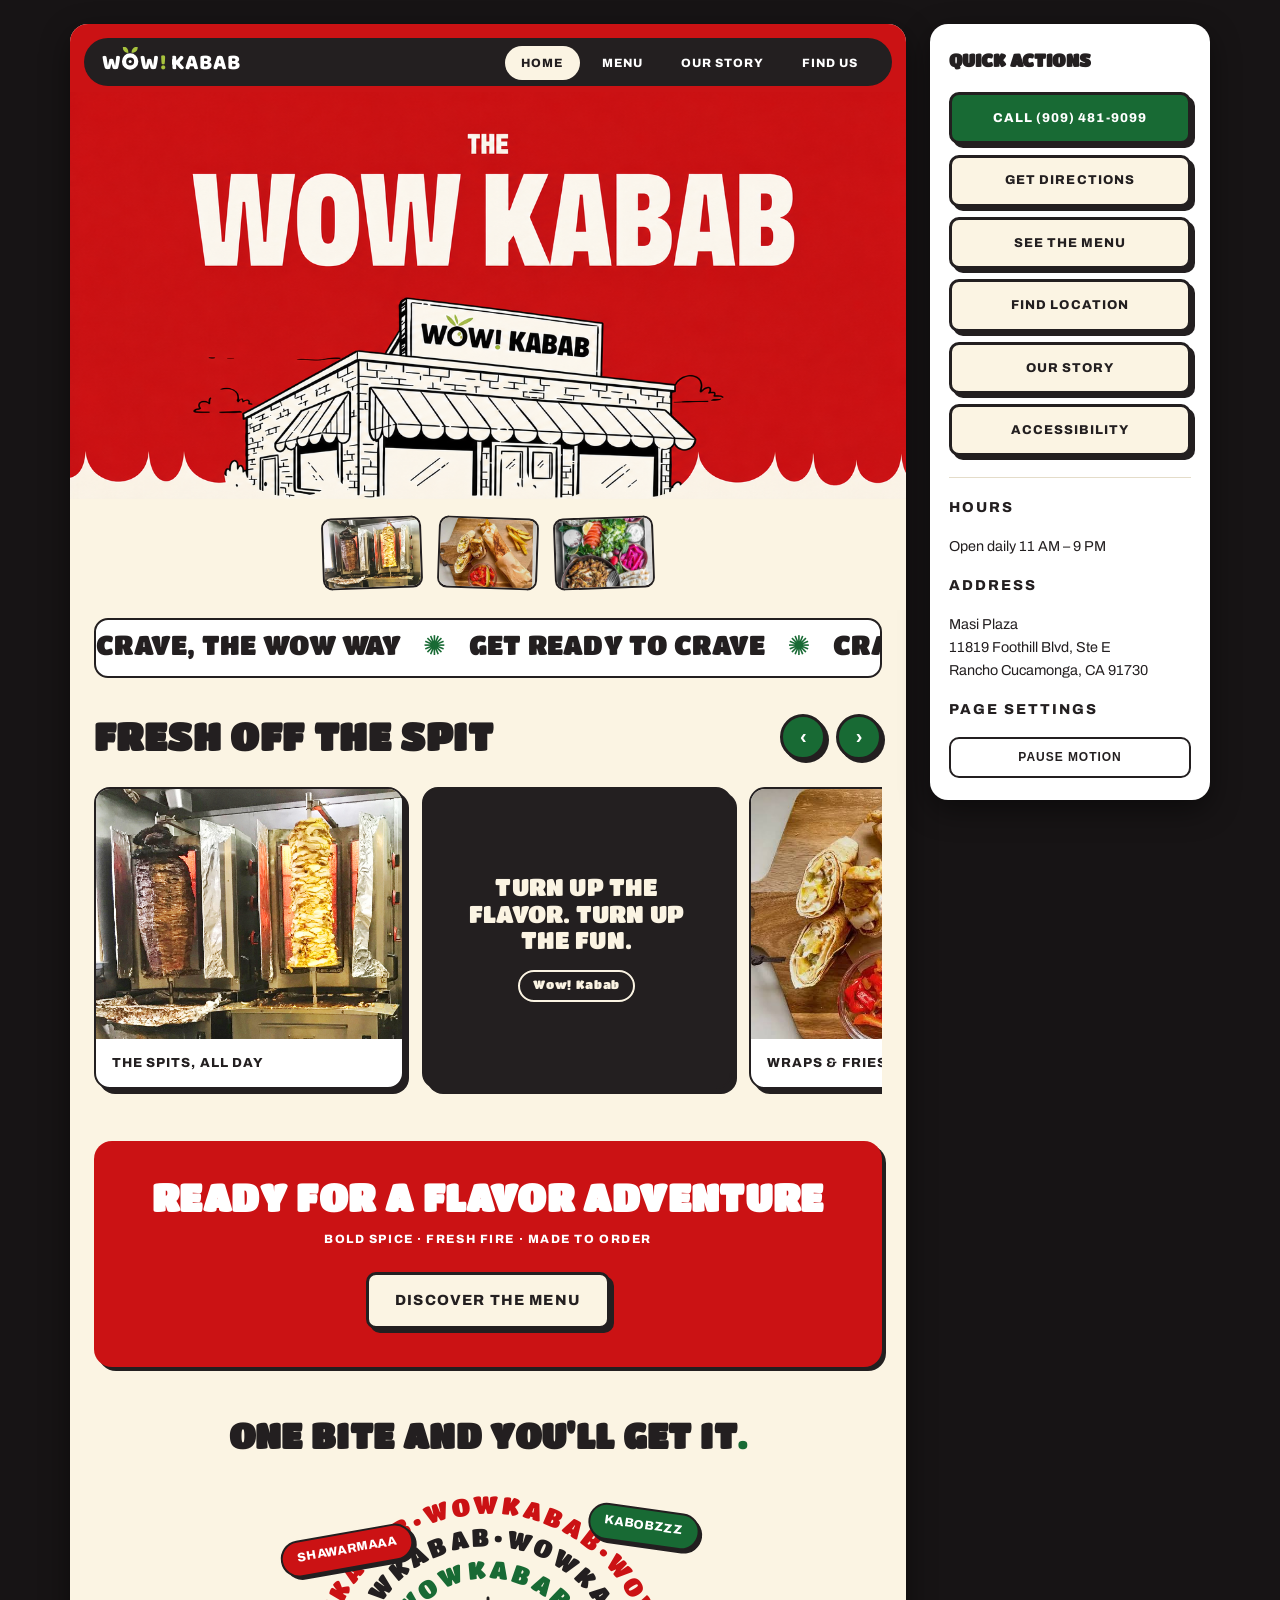
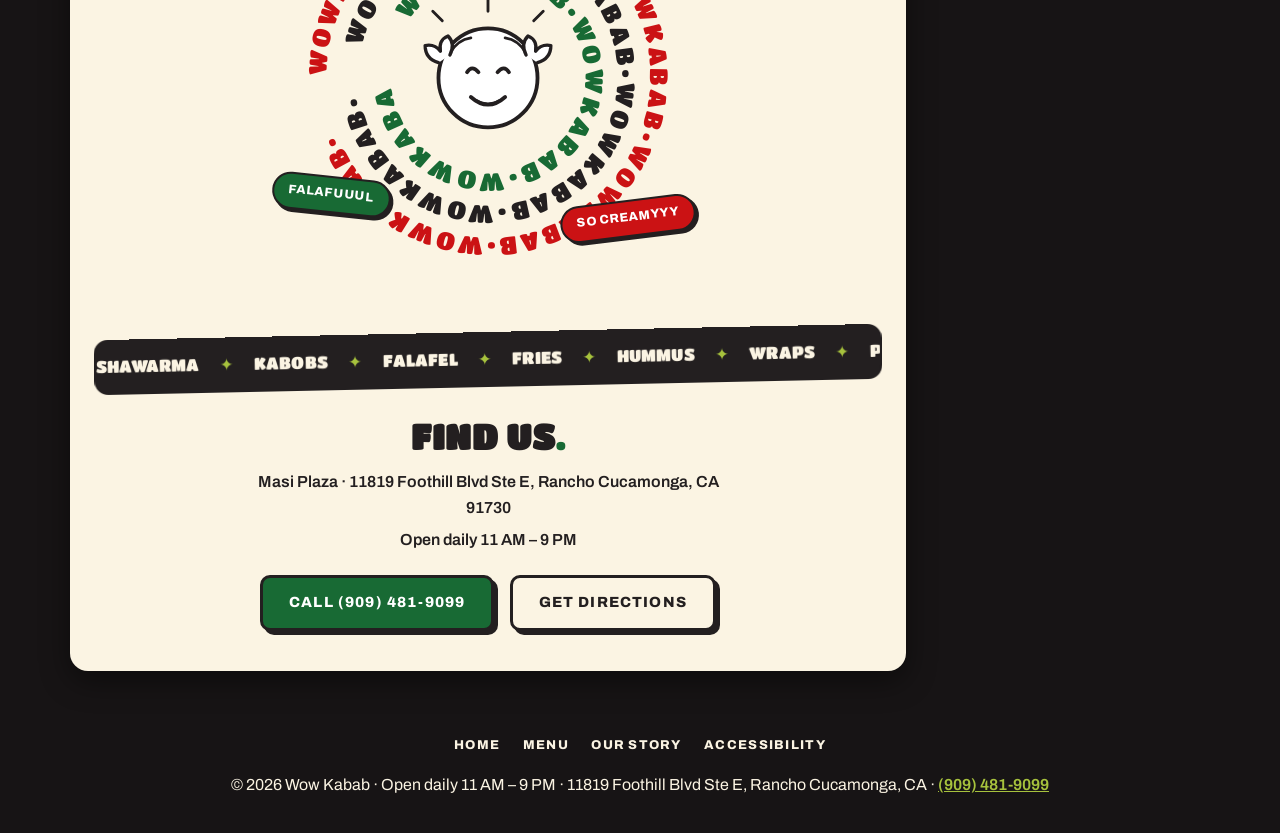
<file: index.html>
<!DOCTYPE html>
<html lang="en">
<head>
<meta charset="UTF-8">
<meta name="viewport" content="width=device-width, initial-scale=1.0">
<title>Wow Kabab — Shawarma, Kabobs &amp; Falafel in Rancho Cucamonga</title>
<meta name="description" content="Beef shawarma, kabobs, falafel and Mediterranean fare in Masi Plaza, Rancho Cucamonga. Open daily 11 AM – 9 PM. Call (909) 481-9099.">
<link rel="preconnect" href="https://fonts.googleapis.com">
<link rel="preconnect" href="https://fonts.gstatic.com" crossorigin>
<link href="https://fonts.googleapis.com/css2?family=Titan+One&family=Baloo+2:wght@800&family=Archivo:wght@400;600;800&display=swap" rel="stylesheet">
<style>
:root{
  --bg:#171415;          /* black page frame */
  --panel:#FBF4E3;       /* cream column panels */
  --ink:#231F20;
  --line-dark:#3A3536;
  --line-light:#E4DCC9;
  --red:#CB1214;
  --red-deep:#A00E10;
  --green:#186A34;
  --green-deep:#0F4D24;
  --lime:#A7C23D;        /* dark surfaces only */
  --white:#FFFFFF;
}
*{margin:0;padding:0;box-sizing:border-box}
html{scroll-behavior:smooth;scroll-padding-top:2rem}
body{font-family:'Archivo',system-ui,sans-serif;background:var(--bg);color:var(--ink);line-height:1.6;overflow-x:clip}
@media (prefers-reduced-motion: reduce){
  html{scroll-behavior:auto}
  *,*::before,*::after{animation:none !important;transition:none !important}
}
body.motion-paused *{animation-play-state:paused !important}

/* dual-ring focus: ink ring shows on cream, lime halo shows on black */
:focus-visible{outline:3px solid var(--ink);outline-offset:2px;box-shadow:0 0 0 6px var(--lime);border-radius:4px}

.skip-link{position:absolute;left:-9999px;top:0;z-index:100;background:var(--panel);color:var(--ink);padding:.75rem 1.25rem;font-weight:800}
.skip-link:focus{left:0}
.sr-only{position:absolute;width:1px;height:1px;padding:0;margin:-1px;overflow:hidden;clip:rect(0 0 0 0);white-space:nowrap;border:0}

.chunk{font-family:'Titan One',system-ui,sans-serif;text-transform:uppercase;line-height:.95;letter-spacing:.01em}

/* ---------- buttons ---------- */
.btn{
  display:inline-block;font-weight:800;text-transform:uppercase;letter-spacing:.08em;
  font-size:.92rem;padding:.85rem 1.6rem;border-radius:10px;text-decoration:none;cursor:pointer;
  border:3px solid var(--ink);box-shadow:4px 4px 0 var(--ink);text-align:center;
}
.btn:active{transform:translate(2px,2px);box-shadow:2px 2px 0 var(--ink)}
.btn-red{background:var(--red);color:var(--white)}
.btn-red:hover{background:var(--red-deep)}
.btn-green{background:var(--green);color:var(--white)}
.btn-green:hover{background:var(--green-deep)}
.btn-cream{background:var(--panel);color:var(--ink)}
.btn-cream:hover{background:var(--white)}

/* ---------- shell: rail first in DOM, right visually; art column widened ---------- */
.shell{max-width:1180px;margin:0 auto;padding:1.25rem 1.25rem 0;display:grid;grid-template-columns:1fr;gap:1.25rem}
@media (min-width:1000px){
  .shell{grid-template-columns:minmax(0,1fr) 280px;align-items:start;gap:1.5rem;padding-top:1.5rem}
  .rail{grid-column:2;grid-row:1}
  .art-col{grid-column:1;grid-row:1}
}

/* ---------- WHITE functional rail ---------- */
.rail{display:none}
@media (min-width:1000px){
  .rail{
    display:block;position:sticky;top:1.25rem;
    max-height:calc(100vh - 2.5rem);overflow-y:auto;
    background:var(--white);color:var(--ink);
    border-radius:18px;padding:1.4rem 1.2rem;
    box-shadow:0 10px 30px rgba(0,0,0,.45);
  }
}
.rail h2{font-family:'Titan One',sans-serif;text-transform:uppercase;font-size:1.1rem;margin-bottom:1.1rem;color:var(--ink)}
.rail .btn{display:block;width:100%;margin-bottom:.65rem;font-size:.8rem;padding:.8rem 1rem}
.rail-info{margin-top:1.3rem;border-top:1.5px solid var(--line-light);padding-top:1.1rem}
.rail-label{font-size:.7rem;font-weight:800;text-transform:uppercase;letter-spacing:.14em;color:var(--red);margin-bottom:.35rem}
.rail-info p, .rail-info address{font-style:normal;font-size:.9rem;color:var(--ink);margin-bottom:1rem}
.pause-motion-btn{
  width:100%;background:var(--white);color:var(--ink);border:2px solid var(--ink);border-radius:10px;
  font-weight:800;font-size:.75rem;text-transform:uppercase;letter-spacing:.08em;padding:.7rem;cursor:pointer;
}
.pause-motion-btn:hover{background:var(--panel)}

/* ---------- WHITE art column panel ---------- */
.art-col{min-width:0;background:var(--panel);border-radius:18px;overflow:hidden;box-shadow:0 10px 30px rgba(0,0,0,.45);padding-bottom:1.5rem}

/* nav pill lives inside the mural's red area, in normal flow — never covers the artwork */
.hero{background:var(--red);position:relative;padding-top:.9rem}
.hero > img{display:block;width:100%;height:auto}
.site-header{
  background:var(--ink);color:var(--white);
  border-radius:999px;padding:.55rem 1.1rem;
  margin:0 .9rem .35rem;
  display:flex;align-items:center;justify-content:space-between;gap:.75rem;
  position:relative;z-index:5;
}
.brand{display:flex;align-items:center;text-decoration:none;flex-shrink:1;min-width:0}
.brand svg{height:30px;width:auto;display:block}
.site-nav ul{list-style:none;display:flex;gap:.35rem;flex-wrap:wrap}
.site-nav a{
  color:var(--white);text-decoration:none;font-weight:800;text-transform:uppercase;
  font-size:.75rem;letter-spacing:.08em;padding:.5rem .9rem;border-radius:999px;border:2px solid transparent;
}
.site-nav a:hover{border-color:var(--lime)}
.site-nav a[aria-current="page"]{background:var(--panel);color:var(--ink)}
@media (max-width:560px){
  .brand svg{height:20px}
  .site-nav a{font-size:.6rem;padding:.4rem .55rem;letter-spacing:.03em}
}

/* photo accent strip — enlarged, blends into the mural's cream scallop edge */
.hero-gallery{
  background:var(--panel);display:flex;gap:1rem;justify-content:center;align-items:center;
  padding:1.1rem 1rem 1.3rem;overflow-x:auto;
}
.hero-gallery img{
  height:72px;width:100px;object-fit:cover;flex:0 0 auto;
  border:2px solid var(--ink);border-radius:10px;
}
.hero-gallery img:nth-child(odd){transform:rotate(-2deg)}
.hero-gallery img:nth-child(even){transform:rotate(2deg)}

/* inner sections of the cream panel */
.inner{padding:0 1.5rem}
.ticker{overflow:hidden;white-space:nowrap;padding:.8rem 0;border:2px solid var(--ink);border-radius:14px;background:var(--white);margin:.5rem 0 1.25rem}
.ticker-track{display:inline-block;animation:tickerScroll 26s linear infinite}
.ticker:hover .ticker-track{animation-play-state:paused}
@keyframes tickerScroll{0%{transform:translateX(0)}100%{transform:translateX(-50%)}}
.ticker .chunk{font-size:clamp(1rem,2.6vw,1.7rem);color:var(--ink)}
.ticker .sep{color:var(--green);margin:0 1rem}
.ticker-ink{background:var(--ink)}
.ticker-ink .chunk{color:var(--panel)}
.ticker-ink .sep{color:var(--lime)}
.ticker-ink.tilt{transform:rotate(-1.2deg);margin:1.5rem 0}

.flavor{
  background:var(--red);color:var(--white);text-align:center;
  border-radius:18px;box-shadow:4px 4px 0 var(--ink);
  padding:2.4rem 1.4rem;margin:1.75rem 0;
}
.flavor h2{font-size:clamp(1.6rem,4vw,2.4rem);color:var(--white)}
.flavor p{font-weight:800;text-transform:uppercase;letter-spacing:.13em;font-size:.75rem;margin:.9rem 0 1.4rem}

/* slider — widened */
.slider-sec{padding:1rem 0 .25rem}
.slider-head{display:flex;align-items:center;justify-content:space-between;gap:1rem;margin-bottom:1.2rem;flex-wrap:wrap}
.slider-head h2{font-size:clamp(1.6rem,4vw,2.4rem);color:var(--ink)}
.slider-btns{display:flex;gap:.6rem}
.slider-btns button{
  width:46px;height:46px;border-radius:999px;border:3px solid var(--ink);
  background:var(--green);color:var(--white);font-size:1.25rem;font-weight:800;cursor:pointer;
  box-shadow:3px 3px 0 var(--ink);
}
.slider-btns button:hover{background:var(--green-deep)}
.slider-btns button:active{transform:translate(2px,2px);box-shadow:1px 1px 0 var(--ink)}
.slider{display:flex;gap:1.1rem;overflow-x:auto;scroll-snap-type:x mandatory;padding:.5rem .25rem 1.25rem}
.slider::-webkit-scrollbar{height:10px}
.slider::-webkit-scrollbar-thumb{background:var(--ink);border-radius:99px}
.slide{
  flex:0 0 min(310px,82vw);scroll-snap-align:start;
  border:2px solid var(--ink);border-radius:16px;overflow:hidden;
  box-shadow:5px 5px 0 var(--ink);background:var(--white);
}
.slide img{width:100%;height:250px;object-fit:cover;display:block}
.slide .cap{padding:.85rem 1rem;font-weight:800;text-transform:uppercase;letter-spacing:.08em;font-size:.82rem;color:var(--ink)}
.slide-text{display:flex;flex-direction:column;justify-content:center;align-items:center;text-align:center;padding:1.4rem;min-height:302px}
.slide-text .chunk{font-size:1.5rem;line-height:1.1}
.slide-text .chip{margin-top:1rem;font-family:'Titan One',sans-serif;font-size:.72rem;letter-spacing:.06em;padding:.3rem .8rem;border-radius:999px;border:2px solid currentColor}
.slide-ink{background:var(--ink);color:var(--panel)}
.slide-red{background:var(--red);color:var(--white)}
.slide-green{background:var(--green);color:var(--white)}

.circle-sec{padding:1.5rem 0 2rem;text-align:center}
.circle-sec h2{color:var(--ink)}
.circle-wrap{position:relative;width:min(400px,88vw);margin:1.5rem auto 0}
.circle-wrap svg{width:100%;height:auto;display:block}
.stickers{position:absolute;inset:0;pointer-events:none}
.sticker{
  position:absolute;font-weight:800;text-transform:uppercase;letter-spacing:.06em;font-size:.78rem;
  padding:.4rem .9rem;border-radius:999px;border:2.5px solid var(--ink);box-shadow:3px 3px 0 var(--ink);
}
.sticker-red{background:var(--red);color:var(--white)}
.sticker-green{background:var(--green);color:var(--white)}

.visit{text-align:center;padding:.5rem 0 1rem}
.visit h2{font-size:clamp(1.6rem,4vw,2.2rem);margin-bottom:1rem;color:var(--ink)}
.visit p{max-width:52ch;margin:0 auto .4rem;font-weight:600;color:var(--ink)}
.visit .cta-row{display:flex;gap:1rem;justify-content:center;flex-wrap:wrap;margin-top:1.4rem}

/* mobile quick actions */
.qa-fab{
  display:flex;align-items:center;gap:.5rem;
  position:fixed;bottom:1rem;right:1rem;z-index:60;
  background:var(--green);color:var(--white);
  border:2px solid var(--ink);border-radius:999px;box-shadow:0 6px 18px rgba(0,0,0,.55);
  font-weight:800;font-size:.8rem;text-transform:uppercase;letter-spacing:.08em;
  padding:.75rem 1.1rem;cursor:pointer;font-family:'Archivo',sans-serif;
}
@media (min-width:1000px){.qa-fab{display:none}}
dialog.qa-dialog{
  background:var(--white);color:var(--ink);
  border:none;border-radius:18px;box-shadow:0 16px 44px rgba(0,0,0,.6);
  padding:1.4rem;width:min(420px,92vw);margin:auto;
}
dialog.qa-dialog::backdrop{background:rgba(0,0,0,.65)}
.qa-head{display:flex;justify-content:space-between;align-items:center;margin-bottom:1rem}
.qa-head h2{font-family:'Titan One',sans-serif;text-transform:uppercase;font-size:1.1rem;color:var(--ink)}
.qa-close{
  background:var(--red);color:var(--white);border:2px solid var(--ink);border-radius:999px;
  width:42px;height:42px;font-size:1.1rem;font-weight:800;cursor:pointer;
}
.qa-dialog .btn{display:block;width:100%;margin-bottom:.65rem;font-size:.8rem;padding:.8rem 1rem}
.qa-dialog .rail-info{border-top:1.5px solid var(--line-light)}

/* footer */
.site-footer{background:var(--bg);color:var(--panel);text-align:center;padding:2.2rem 1rem;margin-top:1.5rem}
.site-footer a{color:var(--lime);font-weight:600}
.site-footer nav ul{list-style:none;display:flex;gap:1.4rem;justify-content:center;margin-bottom:1rem;flex-wrap:wrap}
.site-footer nav a{color:var(--panel);font-weight:800;text-transform:uppercase;font-size:.8rem;letter-spacing:.1em;text-decoration:none}
.site-footer nav a:hover{color:var(--lime)}

@media (max-width:600px){
  .shell{padding:0.75rem .75rem 0}
  .inner{padding:0 1rem}
  .slide{flex:0 0 84vw}
  .hero-gallery img{height:58px;width:82px}
  .sticker{font-size:.62rem;padding:.3rem .6rem}
  .stickers .sticker:nth-child(1){left:0}
  .stickers .sticker:nth-child(2){right:0}
  .stickers .sticker:nth-child(3){left:0}
  .stickers .sticker:nth-child(4){right:0}
  .visit .cta-row .btn{width:100%;max-width:320px}
}
</style>
</head>
<body>

<a class="skip-link" href="#main">Skip to main content</a>

<main id="main">
  <h1 class="sr-only">Wow Kabab — shawarma, kabobs and falafel in Rancho Cucamonga</h1>

  <div class="shell">

    <!-- WHITE FUNCTIONAL RAIL — first in DOM (keyboard/screen reader priority) -->
    <aside class="rail" aria-label="Quick actions">
      <h2>Quick actions</h2>

      <a class="btn btn-green" href="tel:+19094819099">Call (909) 481-9099</a>
      <a class="btn btn-cream" href="https://maps.google.com/?q=11819+Foothill+Blvd+Ste+E+Rancho+Cucamonga+CA+91730">Get directions</a>
      <a class="btn btn-cream" href="menu.html">See the menu</a>
      <a class="btn btn-cream" href="#visit">Find location</a>
      <a class="btn btn-cream" href="story.html">Our story</a>
      <a class="btn btn-cream" href="accessibility.html">Accessibility</a>

      <div class="rail-info">
        <p class="rail-label">Hours</p>
        <p>Open daily 11 AM – 9 PM</p>
        <p class="rail-label">Address</p>
        <address>Masi Plaza<br>11819 Foothill Blvd, Ste E<br>Rancho Cucamonga, CA 91730</address>
        <p class="rail-label">Page settings</p>
        <button type="button" class="pause-motion-btn" aria-pressed="false" onclick="toggleMotion()">Pause motion</button>
      </div>
    </aside>

    <!-- CREAM ART PANEL -->
    <div class="art-col">

      <section class="hero" aria-label="Welcome">
        <header class="site-header">
          <a class="brand" href="index.html" aria-label="Wow! Kabab — home">
            <svg viewBox="0 0 316 64" aria-hidden="true" focusable="false">
              <g font-family="'Baloo 2','Titan One',sans-serif" font-weight="800" font-size="46" fill="#FFFFFF">
                <text x="0" y="47">W</text>
                <text x="80" y="47">W</text>
                <text x="124" y="47" fill="#A7C23D">!</text>
                <text x="148" y="47" letter-spacing="1">KABAB</text>
              </g>
              <circle cx="60" cy="31" r="13" fill="none" stroke="#FFFFFF" stroke-width="9"/>
              <circle cx="60" cy="31" r="3.2" fill="#FFFFFF"/>
              <path d="M56 13c-9-1-13-8-11-14c8 0 12 7 11 14z" fill="#A7C23D"/>
              <path d="M63 12c0-9 7-14 13-12c1 8-6 13-13 12z" fill="#A7C23D"/>
            </svg>
          </a>
          <nav class="site-nav" aria-label="Main">
            <ul>
              <li><a href="index.html" aria-current="page">Home</a></li>
              <li><a href="menu.html">Menu</a></li>
              <li><a href="story.html">Our Story</a></li>
              <li><a href="index.html#visit">Find Us</a></li>
            </ul>
          </nav>
        </header>
        <img src="images/hero.png" alt="The Wow Kabab. Hand-drawn storefront of the Wow Kabab restaurant with striped awnings and the olive-leaf logo on its sign.">
        <!-- photo accent strip — same photos carry full descriptions in the slider below -->
        <div class="hero-gallery" aria-hidden="true">
          <img src="images/kabab_1.jpg" alt="">
          <img src="images/kabab_2.jpg" alt="">
          <img src="images/kabab_3.jpg" alt="">
        </div>
      </section>

      <div class="inner">

        <div class="ticker" aria-hidden="true">
          <div class="ticker-track">
            <span class="chunk">Crave, the Wow way <span class="sep">✺</span> Get ready to crave <span class="sep">✺</span> Crave, the Wow way <span class="sep">✺</span> Get ready to crave <span class="sep">✺</span> Crave, the Wow way <span class="sep">✺</span> Get ready to crave <span class="sep">✺</span> </span>
          </div>
        </div>

        <section class="slider-sec" aria-labelledby="slider-heading">
          <div class="slider-head">
            <h2 id="slider-heading" class="chunk">Fresh off the spit</h2>
            <div class="slider-btns">
              <button type="button" onclick="slideBy(-1)" aria-label="Scroll to previous items">‹</button>
              <button type="button" onclick="slideBy(1)" aria-label="Scroll to next items">›</button>
            </div>
          </div>
          <div class="slider" id="slider" tabindex="0" role="region" aria-label="Menu highlights, scrollable">
            <figure class="slide">
              <img src="images/kabab_1.jpg" alt="Beef and chicken shawarma stacked on two vertical rotisserie spits over glowing burners">
              <figcaption class="cap">The spits, all day</figcaption>
            </figure>
            <div class="slide slide-ink slide-text">
              <p class="chunk">Turn up the flavor. Turn up the fun.</p>
              <span class="chip">Wow! Kabab</span>
            </div>
            <figure class="slide">
              <img src="images/kabab_2.jpg" alt="Shawarma wraps cut open on a wooden board with seasoned fries and grilled peppers">
              <figcaption class="cap">Wraps &amp; fries</figcaption>
            </figure>
            <div class="slide slide-green slide-text">
              <p class="chunk">Snack like you mean it.</p>
              <span class="chip">Vegan options</span>
            </div>
            <figure class="slide">
              <img src="images/kabab_3.jpg" alt="Chicken shawarma platter with rice, flatbread, salad, pickled vegetables and white sauce">
              <figcaption class="cap">The full plate</figcaption>
            </figure>
            <div class="slide slide-red slide-text">
              <p class="chunk">Bring the kids. Bring everyone.</p>
              <span class="chip">Kids' menu</span>
            </div>
          </div>
        </section>

        <section class="flavor" aria-labelledby="flavor-heading">
          <h2 id="flavor-heading" class="chunk">Ready for a flavor adventure</h2>
          <p>Bold spice · fresh fire · made to order</p>
          <a class="btn btn-cream" href="menu.html">Discover the menu</a>
        </section>

        <section class="circle-sec" aria-labelledby="circle-heading">
          <h2 id="circle-heading" class="chunk" style="font-size:clamp(1.6rem,4vw,2.2rem)">One bite and you'll get it<span style="color:var(--green)">.</span></h2>
          <div class="circle-wrap" role="img" aria-label="The words Wow Kabab spiraling around a delighted cartoon face, surrounded by stickers reading Shawarmaaa, Kabobzzz, Falafuuul and So creamyyy.">
            <svg viewBox="0 0 420 420" aria-hidden="true" focusable="false">
              <defs>
                <path id="c1" d="M210,210 m-170,0 a170,170 0 1,1 340,0 a170,170 0 1,1 -340,0"/>
                <path id="c2" d="M210,210 m-136,0 a136,136 0 1,1 272,0 a136,136 0 1,1 -272,0"/>
                <path id="c3" d="M210,210 m-102,0 a102,102 0 1,1 204,0 a102,102 0 1,1 -204,0"/>
              </defs>
              <g font-family="'Titan One',sans-serif" font-size="26" letter-spacing="3">
                <text fill="#CB1214"><textPath href="#c1">WOWKABAB•WOWKABAB•WOWKABAB•WOWKABAB•WOWKABAB•</textPath></text>
                <text fill="#231F20"><textPath href="#c2" startOffset="30">WOWKABAB•WOWKABAB•WOWKABAB•WOWKABAB•</textPath></text>
                <text fill="#186A34"><textPath href="#c3" startOffset="60">WOWKABAB•WOWKABAB•WOWKABAB•</textPath></text>
              </g>
              <g fill="none" stroke="#231F20" stroke-width="4" stroke-linecap="round" stroke-linejoin="round">
                <circle cx="210" cy="212" r="52" fill="#FFFFFF"/>
                <path d="M170 186q8-14 22-16M250 186q-8-14-22-16" stroke-width="3"/>
                <path d="M188 206q5-8 12 0M232 206q-5-8-12 0"/>
                <path d="M192 232q18 16 36 0"/>
                <path d="M198 236q12 8 24 0" stroke-width="3"/>
                <path d="M158 196q-14-4-14-18q10-2 16 6q-2-12 8-16q8 8 2 20" fill="#FFFFFF" stroke-width="3.5"/>
                <path d="M262 196q14-4 14-18q-10-2-16 6q2-12-8-16q-8 8-2 20" fill="#FFFFFF" stroke-width="3.5"/>
                <path d="M162 152l-10-10M258 152l10-10M210 142v-14" stroke-width="3"/>
              </g>
            </svg>
            <div class="stickers" aria-hidden="true">
              <span class="sticker sticker-red" style="top:14%;left:-2%;transform:rotate(-10deg)">Shawarmaaa</span>
              <span class="sticker sticker-green" style="top:8%;right:-3%;transform:rotate(8deg)">Kabobzzz</span>
              <span class="sticker sticker-green" style="bottom:16%;left:-4%;transform:rotate(6deg)">Falafuuul</span>
              <span class="sticker sticker-red" style="bottom:10%;right:-2%;transform:rotate(-7deg)">So creamyyy</span>
            </div>
          </div>
        </section>

        <div class="ticker ticker-ink tilt" aria-hidden="true">
          <div class="ticker-track">
            <span class="chunk" style="font-size:1.05rem">Shawarma <span class="sep">✦</span> Kabobs <span class="sep">✦</span> Falafel <span class="sep">✦</span> Fries <span class="sep">✦</span> Hummus <span class="sep">✦</span> Wraps <span class="sep">✦</span> Plates <span class="sep">✦</span> Shawarma <span class="sep">✦</span> Kabobs <span class="sep">✦</span> Falafel <span class="sep">✦</span> Fries <span class="sep">✦</span> Hummus <span class="sep">✦</span> Wraps <span class="sep">✦</span> Plates <span class="sep">✦</span> </span>
          </div>
        </div>

        <section class="visit" id="visit" aria-labelledby="visit-heading">
          <h2 id="visit-heading" class="chunk">Find us<span style="color:var(--green)">.</span></h2>
          <p>Masi Plaza · 11819 Foothill Blvd Ste E, Rancho Cucamonga, CA 91730</p>
          <p>Open daily 11 AM – 9 PM</p>
          <div class="cta-row">
            <a class="btn btn-green" href="tel:+19094819099">Call (909) 481-9099</a>
            <a class="btn btn-cream" href="https://maps.google.com/?q=11819+Foothill+Blvd+Ste+E+Rancho+Cucamonga+CA+91730">Get directions</a>
          </div>
        </section>

      </div>
    </div>
  </div>
</main>

<button type="button" class="qa-fab" onclick="document.getElementById('qa').showModal()">
  <svg width="18" height="18" viewBox="0 0 18 18" aria-hidden="true" focusable="false"><g stroke="currentColor" stroke-width="2.4" stroke-linecap="round"><line x1="3" y1="4.5" x2="15" y2="4.5"/><line x1="3" y1="9" x2="15" y2="9"/><line x1="3" y1="13.5" x2="15" y2="13.5"/></g></svg>
  Quick actions
</button>

<dialog id="qa" class="qa-dialog" aria-labelledby="qa-title">
  <div class="qa-head">
    <h2 id="qa-title">Quick actions</h2>
    <button type="button" class="qa-close" onclick="document.getElementById('qa').close()" aria-label="Close quick actions">✕</button>
  </div>
  <a class="btn btn-green" href="tel:+19094819099">Call (909) 481-9099</a>
  <a class="btn btn-cream" href="https://maps.google.com/?q=11819+Foothill+Blvd+Ste+E+Rancho+Cucamonga+CA+91730">Get directions</a>
  <a class="btn btn-cream" href="menu.html">See the menu</a>
  <a class="btn btn-cream" href="#visit" onclick="document.getElementById('qa').close()">Find location</a>
  <a class="btn btn-cream" href="story.html">Our story</a>
  <a class="btn btn-cream" href="accessibility.html">Accessibility</a>
  <div class="rail-info" style="margin-top:1.1rem;padding-top:1rem">
    <p class="rail-label">Hours</p>
    <p style="font-size:.9rem;margin-bottom:1rem">Open daily 11 AM – 9 PM</p>
    <p class="rail-label">Address</p>
    <address style="font-style:normal;font-size:.9rem;margin-bottom:1rem">Masi Plaza, 11819 Foothill Blvd Ste E, Rancho Cucamonga, CA 91730</address>
    <p class="rail-label">Page settings</p>
    <button type="button" class="pause-motion-btn" aria-pressed="false" onclick="toggleMotion()">Pause motion</button>
  </div>
</dialog>

<footer class="site-footer">
  <nav aria-label="Footer">
    <ul>
      <li><a href="index.html">Home</a></li>
      <li><a href="menu.html">Menu</a></li>
      <li><a href="story.html">Our Story</a></li>
      <li><a href="accessibility.html">Accessibility</a></li>
    </ul>
  </nav>
  <p>© 2026 Wow Kabab · Open daily 11 AM – 9 PM · 11819 Foothill Blvd Ste E, Rancho Cucamonga, CA · <a href="tel:+19094819099">(909) 481-9099</a></p>
</footer>

<script>
function toggleMotion(){
  var paused = document.body.classList.toggle('motion-paused');
  document.querySelectorAll('.pause-motion-btn').forEach(function(b){
    b.setAttribute('aria-pressed', paused ? 'true' : 'false');
    b.textContent = paused ? 'Play motion' : 'Pause motion';
  });
}
function slideBy(dir){
  var s = document.getElementById('slider');
  var card = s.querySelector('.slide');
  var w = card ? card.getBoundingClientRect().width + 18 : 320;
  s.scrollBy({left: dir * w, behavior: matchMedia('(prefers-reduced-motion: reduce)').matches ? 'auto' : 'smooth'});
}
</script>

</body>
</html>
</file>
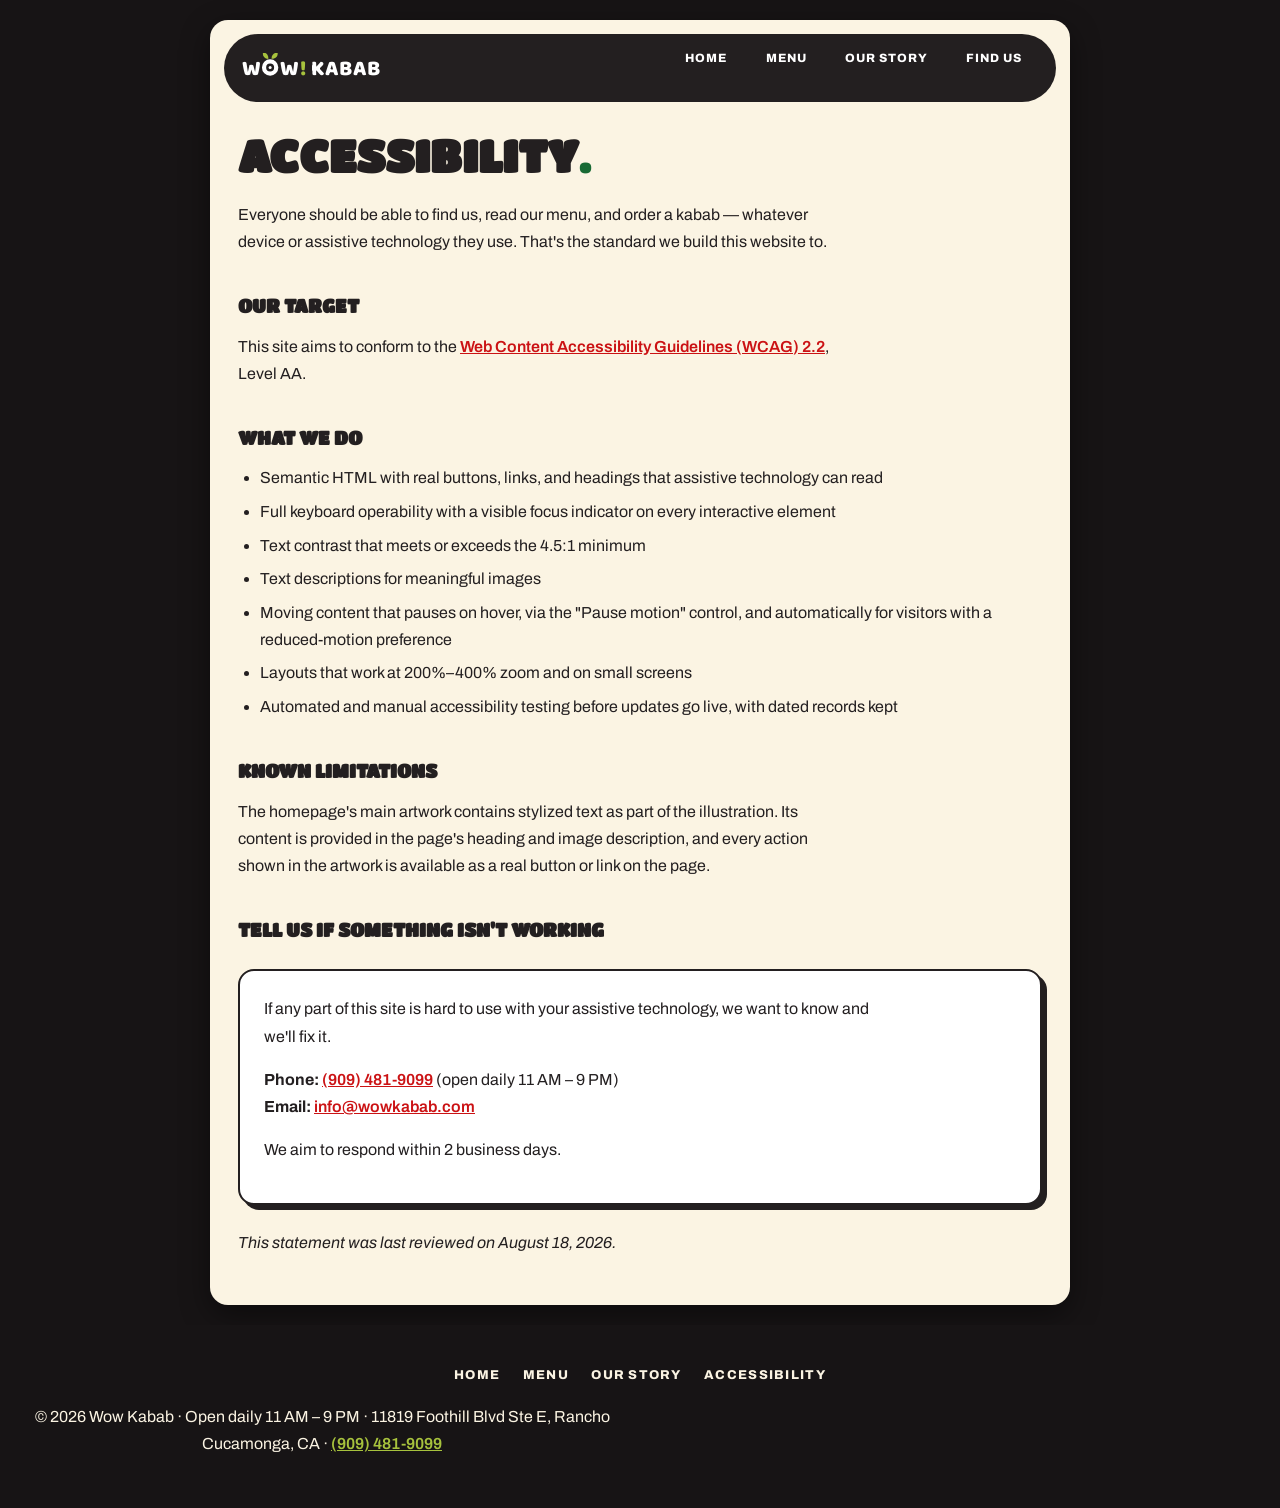
<file: accessibility.html>
<!DOCTYPE html>
<html lang="en">
<head>
<meta charset="UTF-8">
<meta name="viewport" content="width=device-width, initial-scale=1.0">
<title>Accessibility Statement — Wow Kabab</title>
<meta name="description" content="Wow Kabab's accessibility commitment: WCAG 2.2 AA conformance target, how we test, and how to reach us if something isn't working for you.">
<link rel="preconnect" href="https://fonts.googleapis.com">
<link rel="preconnect" href="https://fonts.gstatic.com" crossorigin>
<link href="https://fonts.googleapis.com/css2?family=Titan+One&family=Baloo+2:wght@800&family=Archivo:wght@400;600;800&display=swap" rel="stylesheet">
<style>
:root{--bg:#171415;--panel:#FBF4E3;--ink:#231F20;--line-light:#E4DCC9;--red:#CB1214;--green:#186A34;--lime:#A7C23D;--white:#FFFFFF}
*{margin:0;padding:0;box-sizing:border-box}
html{scroll-behavior:smooth}
@media (prefers-reduced-motion: reduce){html{scroll-behavior:auto}}
body{font-family:'Archivo',system-ui,sans-serif;background:var(--bg);color:var(--ink);line-height:1.7}
:focus-visible{outline:3px solid var(--ink);outline-offset:2px;box-shadow:0 0 0 6px var(--lime);border-radius:4px}
.skip-link{position:absolute;left:-9999px;top:0;z-index:100;background:var(--panel);color:var(--ink);padding:.75rem 1.25rem;font-weight:800}
.skip-link:focus{left:0}
.panel{max-width:860px;margin:1.25rem auto;background:var(--panel);border-radius:18px;box-shadow:0 10px 30px rgba(0,0,0,.45);overflow:hidden;padding-bottom:2rem}
.site-header{background:var(--ink);color:var(--white);border-radius:999px;padding:.55rem 1.1rem;margin:.9rem .9rem .5rem;display:flex;align-items:center;justify-content:space-between;gap:.75rem}
.brand{display:flex;align-items:center;text-decoration:none}
.brand svg{height:30px;width:auto;display:block}
.site-nav ul{list-style:none;display:flex;gap:.35rem;flex-wrap:wrap}
.site-nav a{color:var(--white);text-decoration:none;font-weight:800;text-transform:uppercase;font-size:.75rem;letter-spacing:.08em;padding:.5rem .9rem;border-radius:999px;border:2px solid transparent}
.site-nav a:hover{border-color:var(--lime)}
@media (max-width:560px){.brand svg{height:20px}.site-nav a{font-size:.6rem;padding:.4rem .55rem;letter-spacing:.03em}}
main{padding:1.5rem 1.75rem 0}
h1{font-family:'Titan One',sans-serif;text-transform:uppercase;font-size:clamp(1.9rem,5.5vw,2.8rem);line-height:1;margin-bottom:1.4rem;color:var(--ink)}
h1 .dot{color:var(--green)}
h2{font-family:'Titan One',sans-serif;text-transform:uppercase;font-size:1.2rem;margin:2.1rem 0 .7rem;color:var(--ink)}
p{margin-bottom:1rem;max-width:68ch}
ul{margin:0 0 1rem 1.4rem}
li{margin-bottom:.4rem}
a{color:var(--red);font-weight:600}
.card{background:var(--white);border:2px solid var(--ink);border-radius:16px;box-shadow:5px 5px 0 var(--ink);padding:1.5rem;margin:1.5rem 0}
.site-footer{background:var(--bg);color:var(--panel);text-align:center;padding:2.2rem 1rem}
.site-footer a{color:var(--lime);font-weight:600}
.site-footer nav ul{list-style:none;display:flex;gap:1.4rem;justify-content:center;margin-bottom:1rem;flex-wrap:wrap;margin-left:0}
.site-footer nav li{margin-bottom:0}
.site-footer nav a{color:var(--panel);font-weight:800;text-transform:uppercase;font-size:.8rem;letter-spacing:.1em;text-decoration:none}
.site-footer nav a:hover{color:var(--lime)}
</style>
</head>
<body>

<a class="skip-link" href="#main">Skip to main content</a>

<div class="panel">
  <header class="site-header">
    <a class="brand" href="index.html" aria-label="Wow! Kabab — home">
      <svg viewBox="0 0 316 64" aria-hidden="true" focusable="false">
        <g font-family="'Baloo 2','Titan One',sans-serif" font-weight="800" font-size="46" fill="#FFFFFF">
          <text x="0" y="47">W</text>
          <text x="80" y="47">W</text>
          <text x="124" y="47" fill="#A7C23D">!</text>
          <text x="148" y="47" letter-spacing="1">KABAB</text>
        </g>
        <circle cx="60" cy="31" r="13" fill="none" stroke="#FFFFFF" stroke-width="9"/>
        <circle cx="60" cy="31" r="3.2" fill="#FFFFFF"/>
        <path d="M56 13c-9-1-13-8-11-14c8 0 12 7 11 14z" fill="#A7C23D"/>
        <path d="M63 12c0-9 7-14 13-12c1 8-6 13-13 12z" fill="#A7C23D"/>
      </svg>
    </a>
    <nav class="site-nav" aria-label="Main">
      <ul>
        <li><a href="index.html">Home</a></li>
        <li><a href="menu.html">Menu</a></li>
        <li><a href="story.html">Our Story</a></li>
        <li><a href="index.html#visit">Find Us</a></li>
      </ul>
    </nav>
  </header>

  <main id="main">
    <h1>Accessibility<span class="dot">.</span></h1>

    <p>Everyone should be able to find us, read our menu, and order a kabab — whatever device or assistive technology they use. That's the standard we build this website to.</p>

    <h2>Our target</h2>
    <p>This site aims to conform to the <a href="https://www.w3.org/TR/WCAG22/">Web Content Accessibility Guidelines (WCAG) 2.2</a>, Level AA.</p>

    <h2>What we do</h2>
    <ul>
      <li>Semantic HTML with real buttons, links, and headings that assistive technology can read</li>
      <li>Full keyboard operability with a visible focus indicator on every interactive element</li>
      <li>Text contrast that meets or exceeds the 4.5:1 minimum</li>
      <li>Text descriptions for meaningful images</li>
      <li>Moving content that pauses on hover, via the "Pause motion" control, and automatically for visitors with a reduced-motion preference</li>
      <li>Layouts that work at 200%–400% zoom and on small screens</li>
      <li>Automated and manual accessibility testing before updates go live, with dated records kept</li>
    </ul>

    <h2>Known limitations</h2>
    <p>The homepage's main artwork contains stylized text as part of the illustration. Its content is provided in the page's heading and image description, and every action shown in the artwork is available as a real button or link on the page.</p>

    <h2>Tell us if something isn't working</h2>
    <div class="card">
      <p>If any part of this site is hard to use with your assistive technology, we want to know and we'll fix it.</p>
      <p><strong>Phone:</strong> <a href="tel:+19094819099">(909) 481-9099</a> (open daily 11 AM – 9 PM)<br>
      <strong>Email:</strong> <a href="mailto:info@wowkabab.com">info@wowkabab.com</a></p>
      <p>We aim to respond within 2 business days.</p>
    </div>

    <p><em>This statement was last reviewed on August 18, 2026.</em></p>
  </main>
</div>

<footer class="site-footer">
  <nav aria-label="Footer">
    <ul>
      <li><a href="index.html">Home</a></li>
      <li><a href="menu.html">Menu</a></li>
      <li><a href="story.html">Our Story</a></li>
      <li><a href="accessibility.html">Accessibility</a></li>
    </ul>
  </nav>
  <p>© 2026 Wow Kabab · Open daily 11 AM – 9 PM · 11819 Foothill Blvd Ste E, Rancho Cucamonga, CA · <a href="tel:+19094819099">(909) 481-9099</a></p>
</footer>

</body>
</html>
</file>
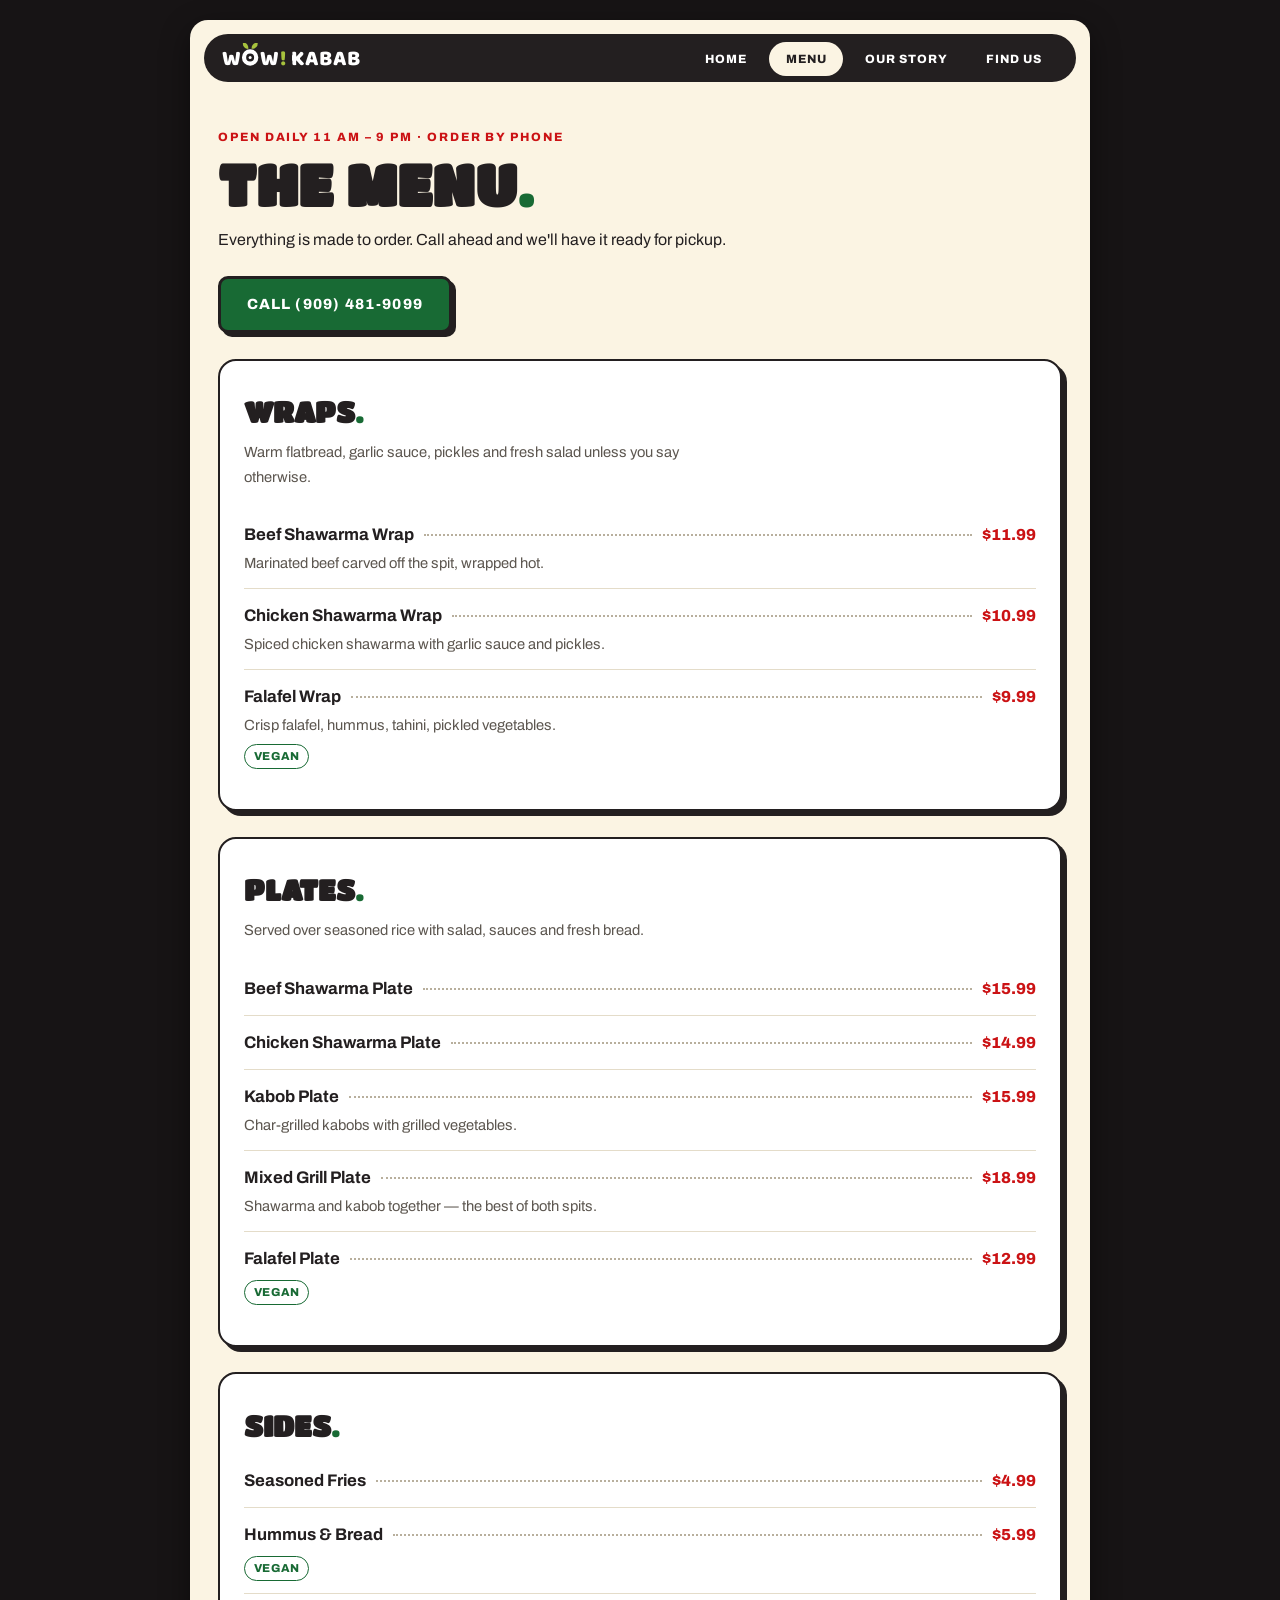
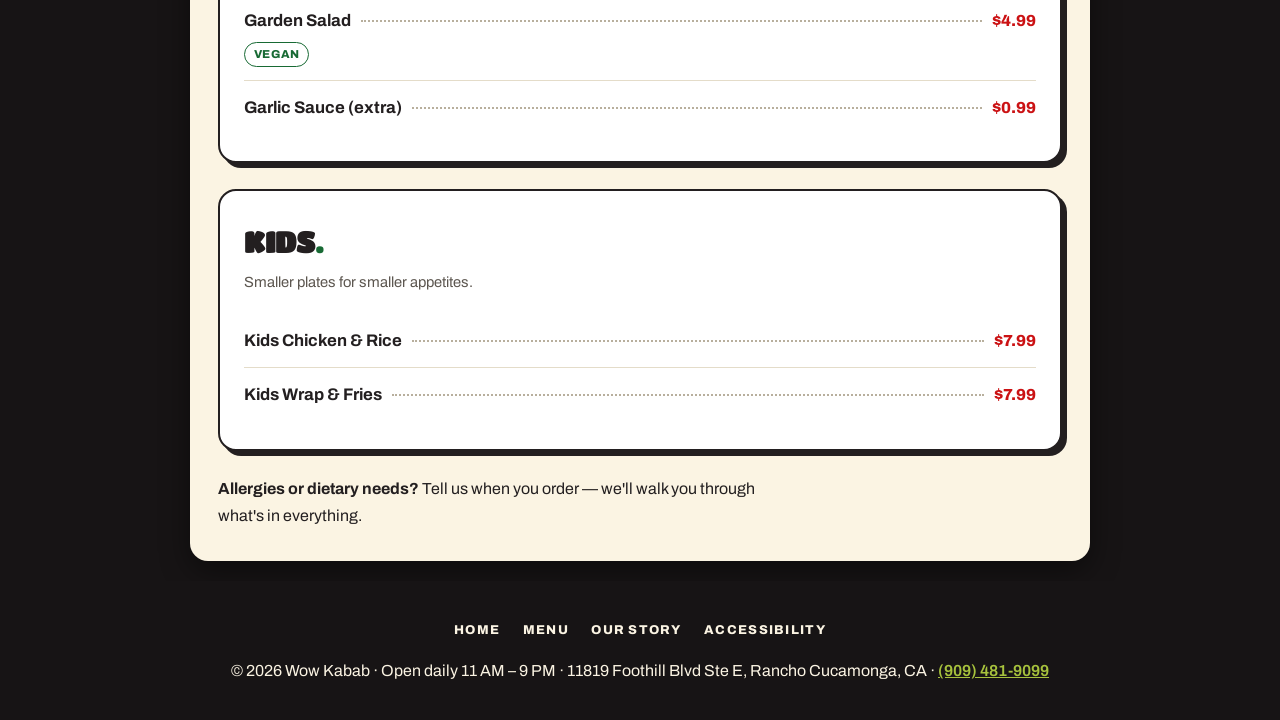
<file: menu.html>
<!DOCTYPE html>
<html lang="en">
<head>
<meta charset="UTF-8">
<meta name="viewport" content="width=device-width, initial-scale=1.0">
<title>Menu — Wow Kabab, Rancho Cucamonga</title>
<meta name="description" content="Full menu at Wow Kabab: beef and chicken shawarma, kabob plates, falafel, sides and kids' meals. Open daily 11 AM – 9 PM. Call (909) 481-9099 to order.">
<link rel="preconnect" href="https://fonts.googleapis.com">
<link rel="preconnect" href="https://fonts.gstatic.com" crossorigin>
<link href="https://fonts.googleapis.com/css2?family=Titan+One&family=Baloo+2:wght@800&family=Archivo:wght@400;600;800&display=swap" rel="stylesheet">
<style>
:root{--bg:#171415;--panel:#FBF4E3;--ink:#231F20;--line-light:#E4DCC9;--red:#CB1214;--red-deep:#A00E10;--green:#186A34;--green-deep:#0F4D24;--lime:#A7C23D;--white:#FFFFFF}
*{margin:0;padding:0;box-sizing:border-box}
html{scroll-behavior:smooth;scroll-padding-top:2rem}
@media (prefers-reduced-motion: reduce){html{scroll-behavior:auto}*,*::before,*::after{animation:none !important;transition:none !important}}
body{font-family:'Archivo',system-ui,sans-serif;background:var(--bg);color:var(--ink);line-height:1.65}
:focus-visible{outline:3px solid var(--ink);outline-offset:2px;box-shadow:0 0 0 6px var(--lime);border-radius:4px}
.skip-link{position:absolute;left:-9999px;top:0;z-index:100;background:var(--panel);color:var(--ink);padding:.75rem 1.25rem;font-weight:800}
.skip-link:focus{left:0}
.chunk{font-family:'Titan One',sans-serif;text-transform:uppercase;line-height:.98}
.panel{max-width:900px;margin:1.25rem auto;background:var(--panel);border-radius:18px;box-shadow:0 10px 30px rgba(0,0,0,.45);overflow:hidden;padding-bottom:2rem}
.site-header{background:var(--ink);color:var(--white);border-radius:999px;padding:.55rem 1.1rem;margin:.9rem .9rem .5rem;display:flex;align-items:center;justify-content:space-between;gap:.75rem}
.brand{display:flex;align-items:center;text-decoration:none}
.brand svg{height:30px;width:auto;display:block}
.site-nav ul{list-style:none;display:flex;gap:.35rem;flex-wrap:wrap}
.site-nav a{color:var(--white);text-decoration:none;font-weight:800;text-transform:uppercase;font-size:.75rem;letter-spacing:.08em;padding:.5rem .9rem;border-radius:999px;border:2px solid transparent}
.site-nav a:hover{border-color:var(--lime)}
.site-nav a[aria-current="page"]{background:var(--panel);color:var(--ink)}
@media (max-width:560px){.brand svg{height:20px}.site-nav a{font-size:.6rem;padding:.4rem .55rem;letter-spacing:.03em}}
.btn{display:inline-block;font-weight:800;text-transform:uppercase;letter-spacing:.08em;font-size:.92rem;padding:.85rem 1.6rem;border-radius:10px;text-decoration:none;cursor:pointer;border:3px solid var(--ink);box-shadow:4px 4px 0 var(--ink);text-align:center}
.btn:active{transform:translate(2px,2px);box-shadow:2px 2px 0 var(--ink)}
.btn-green{background:var(--green);color:var(--white)}
.btn-green:hover{background:var(--green-deep)}
main{padding:1.5rem 1.75rem 0}
.eyebrow{font-size:.75rem;font-weight:800;text-transform:uppercase;letter-spacing:.16em;color:var(--red);margin-bottom:.5rem}
h1{font-size:clamp(2.2rem,6vw,3.6rem);color:var(--ink)}
h1 .dot{color:var(--green)}
.menu-hero p{max-width:60ch;margin-top:.9rem}
.menu-hero .btn{margin-top:1.4rem}
.menu-cat{background:var(--white);border:2px solid var(--ink);border-radius:18px;box-shadow:5px 5px 0 var(--ink);padding:1.7rem 1.5rem;margin:1.6rem 0}
.menu-cat h2{font-family:'Titan One',sans-serif;text-transform:uppercase;font-size:clamp(1.4rem,3.5vw,1.8rem);margin-bottom:.3rem;color:var(--ink)}
.menu-cat h2 .dot{color:var(--green)}
.cat-note{color:#5C564F;font-size:.92rem;margin-bottom:1.2rem;max-width:58ch}
.menu-list{list-style:none}
.menu-list li{padding:.8rem 0}
.menu-list li + li{border-top:1px solid var(--line-light)}
.menu-line{display:flex;align-items:baseline;gap:.6rem}
.item-name{font-weight:700;font-size:1.05rem;color:var(--ink)}
.leader{flex:1;min-width:1.5rem;border-bottom:2px dotted #B8AF9D;transform:translateY(-4px)}
.price{font-weight:800;color:var(--red);white-space:nowrap}
.item-desc{max-width:56ch;font-size:.92rem;color:#5C564F;margin-top:.15rem}
.diet-tag{display:inline-block;margin-top:.45rem;border:1.5px solid var(--green);color:var(--green);font-size:.72rem;font-weight:800;padding:.12rem .55rem;text-transform:uppercase;letter-spacing:.05em;border-radius:999px}
.allergy{margin-top:1.25rem;max-width:60ch}
.site-footer{background:var(--bg);color:var(--panel);text-align:center;padding:2.2rem 1rem}
.site-footer a{color:var(--lime);font-weight:600}
.site-footer nav ul{list-style:none;display:flex;gap:1.4rem;justify-content:center;margin-bottom:1rem;flex-wrap:wrap}
.site-footer nav a{color:var(--panel);font-weight:800;text-transform:uppercase;font-size:.8rem;letter-spacing:.1em;text-decoration:none}
.site-footer nav a:hover{color:var(--lime)}
</style>
</head>
<body>

<a class="skip-link" href="#main">Skip to main content</a>

<div class="panel">
  <header class="site-header">
    <a class="brand" href="index.html" aria-label="Wow! Kabab — home">
      <svg viewBox="0 0 316 64" aria-hidden="true" focusable="false">
        <g font-family="'Baloo 2','Titan One',sans-serif" font-weight="800" font-size="46" fill="#FFFFFF">
          <text x="0" y="47">W</text>
          <text x="80" y="47">W</text>
          <text x="124" y="47" fill="#A7C23D">!</text>
          <text x="148" y="47" letter-spacing="1">KABAB</text>
        </g>
        <circle cx="60" cy="31" r="13" fill="none" stroke="#FFFFFF" stroke-width="9"/>
        <circle cx="60" cy="31" r="3.2" fill="#FFFFFF"/>
        <path d="M56 13c-9-1-13-8-11-14c8 0 12 7 11 14z" fill="#A7C23D"/>
        <path d="M63 12c0-9 7-14 13-12c1 8-6 13-13 12z" fill="#A7C23D"/>
      </svg>
    </a>
    <nav class="site-nav" aria-label="Main">
      <ul>
        <li><a href="index.html">Home</a></li>
        <li><a href="menu.html" aria-current="page">Menu</a></li>
        <li><a href="story.html">Our Story</a></li>
        <li><a href="index.html#visit">Find Us</a></li>
      </ul>
    </nav>
  </header>

  <main id="main">
    <div class="menu-hero">
      <p class="eyebrow">Open daily 11 AM – 9 PM · Order by phone</p>
      <h1 class="chunk">The menu<span class="dot">.</span></h1>
      <p>Everything is made to order. Call ahead and we'll have it ready for pickup.</p>
      <a class="btn btn-green" href="tel:+19094819099">Call (909) 481-9099</a>
    </div>

    <section class="menu-cat" aria-labelledby="cat-wraps">
      <h2 id="cat-wraps">Wraps<span class="dot">.</span></h2>
      <p class="cat-note">Warm flatbread, garlic sauce, pickles and fresh salad unless you say otherwise.</p>
      <ul class="menu-list">
        <li>
          <div class="menu-line"><span class="item-name">Beef Shawarma Wrap</span><span class="leader" aria-hidden="true"></span><span class="price">$11.99</span></div>
          <p class="item-desc">Marinated beef carved off the spit, wrapped hot.</p>
        </li>
        <li>
          <div class="menu-line"><span class="item-name">Chicken Shawarma Wrap</span><span class="leader" aria-hidden="true"></span><span class="price">$10.99</span></div>
          <p class="item-desc">Spiced chicken shawarma with garlic sauce and pickles.</p>
        </li>
        <li>
          <div class="menu-line"><span class="item-name">Falafel Wrap</span><span class="leader" aria-hidden="true"></span><span class="price">$9.99</span></div>
          <p class="item-desc">Crisp falafel, hummus, tahini, pickled vegetables.</p>
          <p><span class="diet-tag">Vegan</span></p>
        </li>
      </ul>
    </section>

    <section class="menu-cat" aria-labelledby="cat-plates">
      <h2 id="cat-plates">Plates<span class="dot">.</span></h2>
      <p class="cat-note">Served over seasoned rice with salad, sauces and fresh bread.</p>
      <ul class="menu-list">
        <li><div class="menu-line"><span class="item-name">Beef Shawarma Plate</span><span class="leader" aria-hidden="true"></span><span class="price">$15.99</span></div></li>
        <li><div class="menu-line"><span class="item-name">Chicken Shawarma Plate</span><span class="leader" aria-hidden="true"></span><span class="price">$14.99</span></div></li>
        <li>
          <div class="menu-line"><span class="item-name">Kabob Plate</span><span class="leader" aria-hidden="true"></span><span class="price">$15.99</span></div>
          <p class="item-desc">Char-grilled kabobs with grilled vegetables.</p>
        </li>
        <li>
          <div class="menu-line"><span class="item-name">Mixed Grill Plate</span><span class="leader" aria-hidden="true"></span><span class="price">$18.99</span></div>
          <p class="item-desc">Shawarma and kabob together — the best of both spits.</p>
        </li>
        <li>
          <div class="menu-line"><span class="item-name">Falafel Plate</span><span class="leader" aria-hidden="true"></span><span class="price">$12.99</span></div>
          <p><span class="diet-tag">Vegan</span></p>
        </li>
      </ul>
    </section>

    <section class="menu-cat" aria-labelledby="cat-sides">
      <h2 id="cat-sides">Sides<span class="dot">.</span></h2>
      <ul class="menu-list">
        <li><div class="menu-line"><span class="item-name">Seasoned Fries</span><span class="leader" aria-hidden="true"></span><span class="price">$4.99</span></div></li>
        <li>
          <div class="menu-line"><span class="item-name">Hummus &amp; Bread</span><span class="leader" aria-hidden="true"></span><span class="price">$5.99</span></div>
          <p><span class="diet-tag">Vegan</span></p>
        </li>
        <li>
          <div class="menu-line"><span class="item-name">Garden Salad</span><span class="leader" aria-hidden="true"></span><span class="price">$4.99</span></div>
          <p><span class="diet-tag">Vegan</span></p>
        </li>
        <li><div class="menu-line"><span class="item-name">Garlic Sauce (extra)</span><span class="leader" aria-hidden="true"></span><span class="price">$0.99</span></div></li>
      </ul>
    </section>

    <section class="menu-cat" aria-labelledby="cat-kids">
      <h2 id="cat-kids">Kids<span class="dot">.</span></h2>
      <p class="cat-note">Smaller plates for smaller appetites.</p>
      <ul class="menu-list">
        <li><div class="menu-line"><span class="item-name">Kids Chicken &amp; Rice</span><span class="leader" aria-hidden="true"></span><span class="price">$7.99</span></div></li>
        <li><div class="menu-line"><span class="item-name">Kids Wrap &amp; Fries</span><span class="leader" aria-hidden="true"></span><span class="price">$7.99</span></div></li>
      </ul>
    </section>

    <p class="allergy"><strong>Allergies or dietary needs?</strong> Tell us when you order — we'll walk you through what's in everything.</p>
  </main>
</div>

<footer class="site-footer">
  <nav aria-label="Footer">
    <ul>
      <li><a href="index.html">Home</a></li>
      <li><a href="menu.html">Menu</a></li>
      <li><a href="story.html">Our Story</a></li>
      <li><a href="accessibility.html">Accessibility</a></li>
    </ul>
  </nav>
  <p>© 2026 Wow Kabab · Open daily 11 AM – 9 PM · 11819 Foothill Blvd Ste E, Rancho Cucamonga, CA · <a href="tel:+19094819099">(909) 481-9099</a></p>
</footer>

</body>
</html>
</file>
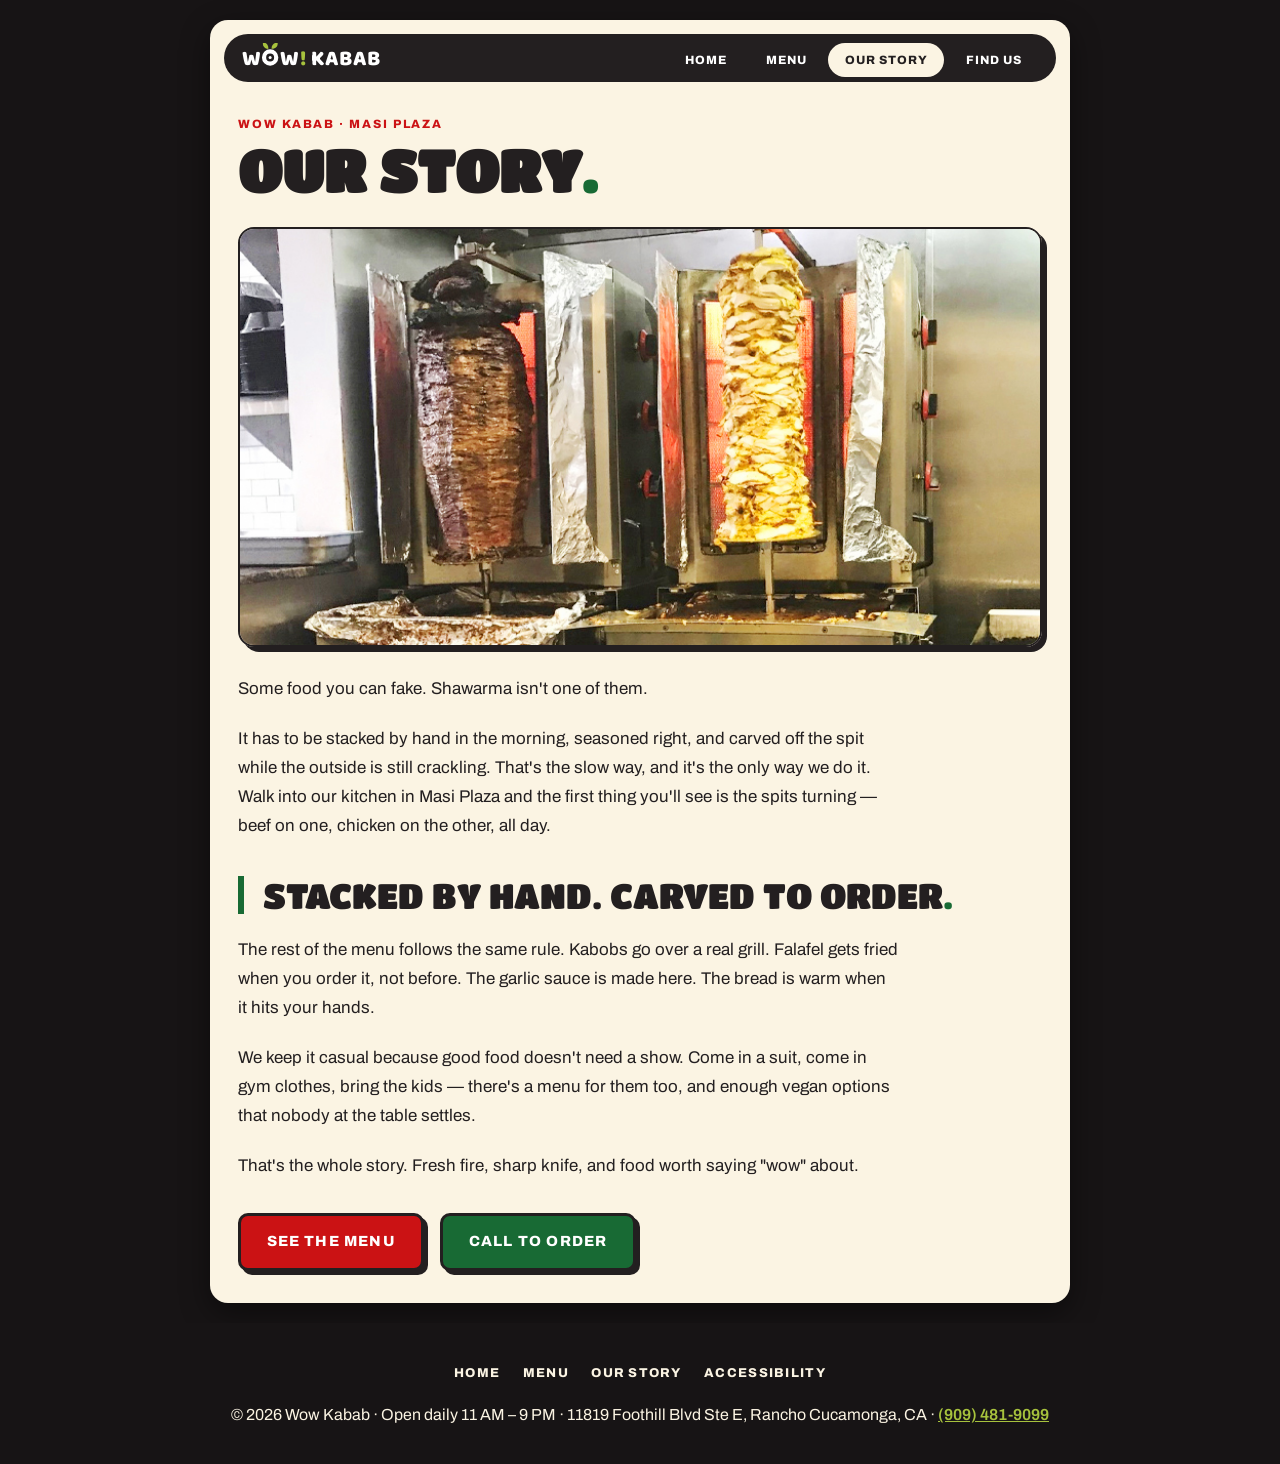
<file: story.html>
<!DOCTYPE html>
<html lang="en">
<head>
<meta charset="UTF-8">
<meta name="viewport" content="width=device-width, initial-scale=1.0">
<title>Our Story — Wow Kabab, Rancho Cucamonga</title>
<meta name="description" content="The story behind Wow Kabab in Masi Plaza, Rancho Cucamonga — real spit-carved shawarma, char-grilled kabobs and Mediterranean cooking done right.">
<link rel="preconnect" href="https://fonts.googleapis.com">
<link rel="preconnect" href="https://fonts.gstatic.com" crossorigin>
<link href="https://fonts.googleapis.com/css2?family=Titan+One&family=Baloo+2:wght@800&family=Archivo:wght@400;600;800&display=swap" rel="stylesheet">
<style>
:root{--bg:#171415;--panel:#FBF4E3;--ink:#231F20;--line-light:#E4DCC9;--red:#CB1214;--red-deep:#A00E10;--green:#186A34;--green-deep:#0F4D24;--lime:#A7C23D;--white:#FFFFFF}
*{margin:0;padding:0;box-sizing:border-box}
html{scroll-behavior:smooth}
@media (prefers-reduced-motion: reduce){html{scroll-behavior:auto}*,*::before,*::after{animation:none !important;transition:none !important}}
body{font-family:'Archivo',system-ui,sans-serif;background:var(--bg);color:var(--ink);line-height:1.7}
:focus-visible{outline:3px solid var(--ink);outline-offset:2px;box-shadow:0 0 0 6px var(--lime);border-radius:4px}
.skip-link{position:absolute;left:-9999px;top:0;z-index:100;background:var(--panel);color:var(--ink);padding:.75rem 1.25rem;font-weight:800}
.skip-link:focus{left:0}
.chunk{font-family:'Titan One',sans-serif;text-transform:uppercase;line-height:.98}
.panel{max-width:860px;margin:1.25rem auto;background:var(--panel);border-radius:18px;box-shadow:0 10px 30px rgba(0,0,0,.45);overflow:hidden;padding-bottom:2rem}
.site-header{background:var(--ink);color:var(--white);border-radius:999px;padding:.55rem 1.1rem;margin:.9rem .9rem .5rem;display:flex;align-items:center;justify-content:space-between;gap:.75rem}
.brand{display:flex;align-items:center;text-decoration:none}
.brand svg{height:30px;width:auto;display:block}
.site-nav ul{list-style:none;display:flex;gap:.35rem;flex-wrap:wrap}
.site-nav a{color:var(--white);text-decoration:none;font-weight:800;text-transform:uppercase;font-size:.75rem;letter-spacing:.08em;padding:.5rem .9rem;border-radius:999px;border:2px solid transparent}
.site-nav a:hover{border-color:var(--lime)}
.site-nav a[aria-current="page"]{background:var(--panel);color:var(--ink)}
@media (max-width:560px){.brand svg{height:20px}.site-nav a{font-size:.6rem;padding:.4rem .55rem;letter-spacing:.03em}}
.btn{display:inline-block;font-weight:800;text-transform:uppercase;letter-spacing:.08em;font-size:.92rem;padding:.85rem 1.6rem;border-radius:10px;text-decoration:none;cursor:pointer;border:3px solid var(--ink);box-shadow:4px 4px 0 var(--ink);text-align:center}
.btn:active{transform:translate(2px,2px);box-shadow:2px 2px 0 var(--ink)}
.btn-red{background:var(--red);color:var(--white)}
.btn-red:hover{background:var(--red-deep)}
.btn-green{background:var(--green);color:var(--white)}
.btn-green:hover{background:var(--green-deep)}
main{padding:1.5rem 1.75rem 0}
.eyebrow{font-size:.75rem;font-weight:800;text-transform:uppercase;letter-spacing:.16em;color:var(--red);margin-bottom:.5rem}
h1{font-size:clamp(2.2rem,6vw,3.6rem);color:var(--ink)}
h1 .dot{color:var(--green)}
.story-photo{width:100%;max-height:420px;object-fit:cover;display:block;border:2px solid var(--ink);border-radius:16px;box-shadow:5px 5px 0 var(--ink);margin:1.75rem 0}
.story-body{font-size:1.06rem}
.story-body p{margin-bottom:1.35rem;max-width:66ch}
.pull{
  font-family:'Titan One',sans-serif;text-transform:uppercase;
  font-size:clamp(1.5rem,4.2vw,2.2rem);line-height:1.1;color:var(--ink);
  border-left:6px solid var(--green);padding-left:1.2rem;margin:2.2rem 0;max-width:24ch;
}
.cta-row{display:flex;gap:1rem;flex-wrap:wrap;margin-top:2rem}
.site-footer{background:var(--bg);color:var(--panel);text-align:center;padding:2.2rem 1rem}
.site-footer a{color:var(--lime);font-weight:600}
.site-footer nav ul{list-style:none;display:flex;gap:1.4rem;justify-content:center;margin-bottom:1rem;flex-wrap:wrap}
.site-footer nav a{color:var(--panel);font-weight:800;text-transform:uppercase;font-size:.8rem;letter-spacing:.1em;text-decoration:none}
.site-footer nav a:hover{color:var(--lime)}
</style>
</head>
<body>

<a class="skip-link" href="#main">Skip to main content</a>

<div class="panel">
  <header class="site-header">
    <a class="brand" href="index.html" aria-label="Wow! Kabab — home">
      <svg viewBox="0 0 316 64" aria-hidden="true" focusable="false">
        <g font-family="'Baloo 2','Titan One',sans-serif" font-weight="800" font-size="46" fill="#FFFFFF">
          <text x="0" y="47">W</text>
          <text x="80" y="47">W</text>
          <text x="124" y="47" fill="#A7C23D">!</text>
          <text x="148" y="47" letter-spacing="1">KABAB</text>
        </g>
        <circle cx="60" cy="31" r="13" fill="none" stroke="#FFFFFF" stroke-width="9"/>
        <circle cx="60" cy="31" r="3.2" fill="#FFFFFF"/>
        <path d="M56 13c-9-1-13-8-11-14c8 0 12 7 11 14z" fill="#A7C23D"/>
        <path d="M63 12c0-9 7-14 13-12c1 8-6 13-13 12z" fill="#A7C23D"/>
      </svg>
    </a>
    <nav class="site-nav" aria-label="Main">
      <ul>
        <li><a href="index.html">Home</a></li>
        <li><a href="menu.html">Menu</a></li>
        <li><a href="story.html" aria-current="page">Our Story</a></li>
        <li><a href="index.html#visit">Find Us</a></li>
      </ul>
    </nav>
  </header>

  <main id="main">
    <p class="eyebrow">Wow Kabab · Masi Plaza</p>
    <h1 class="chunk">Our story<span class="dot">.</span></h1>

    <img class="story-photo" src="images/kabab_1.jpg" alt="Beef and chicken shawarma stacked on two vertical rotisserie spits over glowing burners">

    <div class="story-body">
      <p>Some food you can fake. Shawarma isn't one of them.</p>
      <p>It has to be stacked by hand in the morning, seasoned right, and carved off the spit while the outside is still crackling. That's the slow way, and it's the only way we do it. Walk into our kitchen in Masi Plaza and the first thing you'll see is the spits turning — beef on one, chicken on the other, all day.</p>

      <p class="pull">Stacked by hand. Carved to order<span style="color:var(--green)">.</span></p>

      <p>The rest of the menu follows the same rule. Kabobs go over a real grill. Falafel gets fried when you order it, not before. The garlic sauce is made here. The bread is warm when it hits your hands.</p>
      <p>We keep it casual because good food doesn't need a show. Come in a suit, come in gym clothes, bring the kids — there's a menu for them too, and enough vegan options that nobody at the table settles.</p>
      <p>That's the whole story. Fresh fire, sharp knife, and food worth saying "wow" about.</p>
    </div>

    <div class="cta-row">
      <a class="btn btn-red" href="menu.html">See the menu</a>
      <a class="btn btn-green" href="tel:+19094819099">Call to order</a>
    </div>
  </main>
</div>

<footer class="site-footer">
  <nav aria-label="Footer">
    <ul>
      <li><a href="index.html">Home</a></li>
      <li><a href="menu.html">Menu</a></li>
      <li><a href="story.html">Our Story</a></li>
      <li><a href="accessibility.html">Accessibility</a></li>
    </ul>
  </nav>
  <p>© 2026 Wow Kabab · Open daily 11 AM – 9 PM · 11819 Foothill Blvd Ste E, Rancho Cucamonga, CA · <a href="tel:+19094819099">(909) 481-9099</a></p>
</footer>

</body>
</html>
</file>
